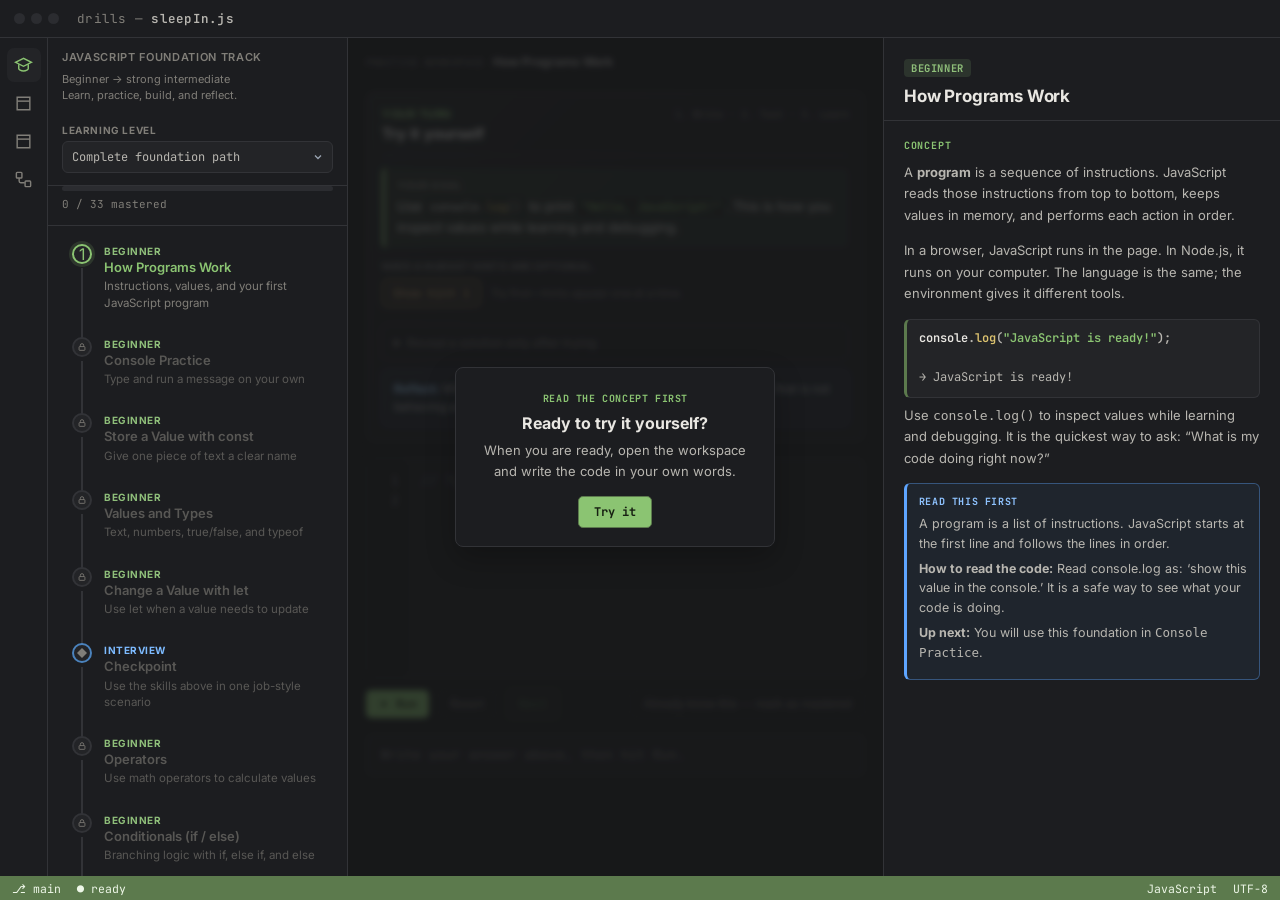
<file: index.html>
<!doctype html>
<html lang="en">
  <head>
    <meta charset="UTF-8" />
    <title>drills — practice coding problems</title>
    <link rel="stylesheet" href="css/app.css" />
    <link rel="stylesheet" href="css/planner.css" />
    <meta name="viewport" content="width=device-width, initial-scale=1.0" />
    <link rel="preconnect" href="https://fonts.googleapis.com" />
    <link
      href="https://fonts.googleapis.com/css2?family=JetBrains+Mono:wght@400;500;600;700&family=Inter:wght@400;500;600;700&display=swap"
      rel="stylesheet"
    />

    <script src="js/roadmap/content/lesson-practicals.js" defer></script>
    <script src="js/shared/editor-tools.js" defer></script>

    <!-- New topic-stepper system (pilot) -->
    <script src="js/roadmap/topics/variables.js" defer></script>
    <script src="js/roadmap/topics/topic-stepper.js" defer></script>

    <script src="js/roadmap/course-order.js" defer></script>
    <script src="js/roadmap/practical-renderer.js" defer></script>
    <script src="js/app/app.js" defer></script>
    <script src="js/planner/config.js" defer></script>
    <script src="js/planner/planner.js" defer></script>
  </head>
  <body>
    <div id="app">
      <div class="titlebar">
        <div class="dots">
          <div class="dot"></div>
          <div class="dot"></div>
          <div class="dot"></div>
        </div>
        <div class="name">
          drills — <b id="currentProbName">notString.js</b>
        </div>
      </div>

      <div class="main view-roadmap">
        <div class="activitybar">
          <button class="active" title="JavaScript Roadmap" id="roadmapBtn">
            <svg
              viewBox="0 0 24 24"
              fill="none"
              stroke="currentColor"
              stroke-width="1.8"
            >
              <path d="M12 3 2 8l10 5 10-5-10-5z" />
              <path d="M6 10.5V16c0 1 2.5 3 6 3s6-2 6-3v-5.5" />
            </svg>
          </button>
          <button title="Problems" id="problemsBtn">
            <svg
              viewBox="0 0 24 24"
              fill="none"
              stroke="currentColor"
              stroke-width="1.8"
            >
              <path d="M4 4h16v16H4z" />
              <path d="M4 9h16" />
            </svg>
          </button>
          <button type="button" title="Test topic stepper" id="test-stepper">
            <svg
              viewBox="0 0 24 24"
              fill="none"
              stroke="currentColor"
              stroke-width="1.8"
            >
              <path d="M4 4h16v16H4z" />
              <path d="M4 9h16" />
            </svg>
          </button>
        </div>

        <div class="sidebar">
          <div class="sidebar-head">PROBLEMS</div>
          <div class="level-select-wrap">
            <select id="levelSelect" class="level-select">
              <option value="all">All Levels</option>
              <option value="easy">🟢 Beginner</option>
              <option value="medium">🟡 Advanced</option>
              <option value="hard">🔴 Expert</option>
            </select>
            <svg
              class="level-select-chev"
              width="10"
              height="10"
              viewBox="0 0 24 24"
              fill="none"
              stroke="currentColor"
              stroke-width="2.5"
            >
              <path d="M6 9l6 6 6-6" />
            </svg>
          </div>
          <div class="progress-wrap">
            <div class="progress-track">
              <div
                class="progress-fill"
                id="progressFill"
                style="width: 0%"
              ></div>
            </div>
            <div class="progress-label" id="progressLabel">0 / 0 solved</div>
          </div>
          <div class="tree" id="tree"></div>
        </div>

        <div class="editor-col">
          <div class="tabs">
            <div class="tab modified" id="tabEl">
              <svg
                width="13"
                height="13"
                viewBox="0 0 24 24"
                fill="none"
                stroke="#e3a13f"
                stroke-width="2"
              >
                <path d="M13 2 3 14h7l-1 8 10-12h-7l1-8z" />
              </svg>
              <span id="tabName">notString.js</span>
              <span class="dotmod"></span>
            </div>
          </div>

          <div class="run-btn-row">
            <button class="nav-btn" id="prevBtn" title="Previous problem">
              <svg
                viewBox="0 0 24 24"
                fill="none"
                stroke="currentColor"
                stroke-width="2.2"
                stroke-linecap="round"
                stroke-linejoin="round"
              >
                <path d="M15 18l-6-6 6-6" />
              </svg>
            </button>
            <button class="nav-btn" id="nextBtn" title="Next problem">
              <svg
                viewBox="0 0 24 24"
                fill="none"
                stroke="currentColor"
                stroke-width="2.2"
                stroke-linecap="round"
                stroke-linejoin="round"
              >
                <path d="M9 18l6-6-6-6" />
              </svg>
            </button>
            <button class="run-btn" id="runBtn">
              <svg
                width="12"
                height="12"
                viewBox="0 0 24 24"
                fill="currentColor"
              >
                <path d="M8 5v14l11-7z" />
              </svg>
              Run Tests
            </button>
            <button class="reset-btn" id="resetBtn">Reset</button>

            <div class="spacer"></div>
            <span class="kbd-hint">⌘/Ctrl + Enter to run</span>
          </div>

          <div class="editor-terminal-split">
            <div class="editor-wrap">
              <div class="gutter" id="gutter">1</div>
              <div class="code-area">
                <pre id="highlightLayer"></pre>
                <textarea id="codeInput" spellcheck="false"></textarea>
              </div>
            </div>

            <div class="terminal" id="terminal">
              <div class="resize-handle" id="resizeHandle"></div>
              <div class="terminal-head" id="terminalToggle">
                <span class="chev" id="termChev">
                  <svg
                    width="11"
                    height="11"
                    viewBox="0 0 24 24"
                    fill="none"
                    stroke="currentColor"
                    stroke-width="2.5"
                  >
                    <path d="M6 9l6 6 6-6" />
                  </svg>
                </span>
                <span class="ttitle">
                  <svg
                    width="12"
                    height="12"
                    viewBox="0 0 24 24"
                    fill="none"
                    stroke="currentColor"
                    stroke-width="2"
                  >
                    <path d="M4 17l6-6-6-6M12 19h8" />
                  </svg>
                  TERMINAL
                </span>
              </div>
              <div class="terminal-body" id="terminalBody">
                <div class="term-line term-dim">
                  Write your solution, then hit Run Tests (or ⌘/Ctrl + Enter).
                </div>
              </div>
            </div>
          </div>
        </div>

        <div class="rightpanel">
          <div class="rp-head">
            <span class="rp-diff easy" id="rpDiff">EASY</span>
            <div class="rp-title" id="rpTitle">notString</div>
          </div>
          <div class="rp-body" id="rpBody"></div>
        </div>

        <div class="roadmap-view" id="roadmapView">
          <div class="roadmap-path">
            <div class="roadmap-path-head">
              <div class="sidebar-head">JAVASCRIPT FOUNDATION TRACK</div>
              <div class="roadmap-track-copy">
                Beginner → strong intermediate<br />Learn, practice, build, and
                reflect.
              </div>
              <div class="roadmap-level-wrap">
                <label for="roadmapLevelSelect">Learning level</label>
                <select id="roadmapLevelSelect" class="roadmap-level-select">
                  <option value="all">Complete foundation path</option>
                  <option value="easy">Start — fundamentals & logic</option>
                  <option value="medium">
                    Build — functions, data & browser
                  </option>
                  <option value="hard">Ship — async, APIs & projects</option>
                </select>
              </div>
              <div class="roadmap-progress-wrap">
                <div class="progress-track">
                  <div
                    class="progress-fill"
                    id="roadmapProgressFill"
                    style="width: 0%"
                  ></div>
                </div>
                <div class="progress-label" id="roadmapProgressLabel">
                  0 / 0 mastered
                </div>
              </div>
            </div>
            <div class="roadmap-nodes" id="roadmapNodes"></div>
          </div>
          <div class="roadmap-detail" id="roadmapDetail"></div>
        </div>
      </div>

      <div class="statusbar">
        <div class="sb-left">
          <span id="sbBranch">⎇ main</span>
          <span id="sbStatus">● ready</span>
        </div>
        <div class="sb-right">
          <span>JavaScript</span>
          <span>UTF-8</span>
        </div>
      </div>
    </div>
  </body>
</html>
</file>
<file: css/app.css>
:root {
  --bg-0: #17181a;
  --bg-1: #1c1d20;
  --bg-2: #232427;
  --bg-3: #2b2c30;
  --line: #323337;
  --text-0: #e9e7e2;
  --text-1: #b8b6b0;
  --text-2: #807e78;
  --accent: #8bc472;
  --accent-dim: #5c7a4d;
  --amber: #e3a13f;
  --red: #d3695f;
  --blue: #6fa8c9;
  --mono: "JetBrains Mono", monospace;
  --sans: "Inter", sans-serif;
}
* {
  box-sizing: border-box;
}
html,
body {
  height: 100%;
  margin: 0;
}
body {
  background: var(--bg-0);
  color: var(--text-0);
  font-family: var(--sans);
  overflow: hidden;
}
#app {
  display: flex;
  flex-direction: column;
  height: 100vh;
}

/* ===== Top title bar ===== */
.titlebar {
  height: 38px;
  flex-shrink: 0;
  background: var(--bg-1);
  border-bottom: 1px solid var(--line);
  display: flex;
  align-items: center;
  padding: 0 14px;
  gap: 10px;
}
.titlebar .dots {
  display: flex;
  gap: 6px;
}
.titlebar .dot {
  width: 11px;
  height: 11px;
  border-radius: 50%;
  background: var(--bg-3);
}
.titlebar .name {
  font-family: var(--mono);
  font-size: 12.5px;
  color: var(--text-2);
  margin-left: 8px;
  letter-spacing: 0.02em;
}
.titlebar .name b {
  color: var(--text-1);
  font-weight: 600;
}

/* ===== Main body: activitybar + sidebar + editor area ===== */
.main {
  flex: 1;
  display: flex;
  min-height: 0;
}

/* Activity bar */
.activitybar {
  width: 48px;
  flex-shrink: 0;
  background: var(--bg-1);
  border-right: 1px solid var(--line);
  display: flex;
  flex-direction: column;
  align-items: center;
  padding-top: 10px;
  gap: 4px;
}
.activitybar button {
  width: 34px;
  height: 34px;
  border: none;
  background: transparent;
  color: var(--text-2);
  border-radius: 7px;
  cursor: pointer;
  display: flex;
  align-items: center;
  justify-content: center;
  transition:
    background 0.12s,
    color 0.12s;
}
.activitybar button:hover {
  color: var(--text-1);
  background: var(--bg-2);
}
.activitybar button.active {
  color: var(--accent);
  background: var(--bg-2);
}
.activitybar svg {
  width: 19px;
  height: 19px;
}

/* Sidebar: problem list */
.sidebar {
  width: 270px;
  flex-shrink: 0;
  background: var(--bg-1);
  border-right: 1px solid var(--line);
  display: flex;
  flex-direction: column;
  overflow: hidden;
}
.sidebar-head {
  padding: 12px 14px 8px;
  font-size: 11px;
  letter-spacing: 0.06em;
  color: var(--text-2);
  font-weight: 600;
}
.level-select-wrap {
  position: relative;
  margin: 0 14px 12px;
}
.level-select {
  width: 100%;
  appearance: none;
  -webkit-appearance: none;
  background: var(--bg-2);
  border: 1px solid var(--line);
  color: var(--text-0);
  font-family: var(--sans);
  font-size: 12px;
  font-weight: 600;
  padding: 7px 26px 7px 10px;
  border-radius: 6px;
  cursor: pointer;
  outline: none;
}
.level-select:hover {
  border-color: var(--accent-dim);
}
.level-select:focus {
  border-color: var(--accent);
}
.level-select-chev {
  position: absolute;
  right: 9px;
  top: 50%;
  transform: translateY(-50%);
  color: var(--text-2);
  pointer-events: none;
}
.progress-wrap {
  padding: 0 14px 12px;
  border-bottom: 1px solid var(--line);
}
.progress-track {
  height: 5px;
  background: var(--bg-3);
  border-radius: 3px;
  overflow: hidden;
}
.progress-fill {
  height: 100%;
  background: var(--accent);
  border-radius: 3px;
  transition: width 0.3s;
}
.progress-label {
  font-size: 11px;
  color: var(--text-2);
  margin-top: 6px;
  font-family: var(--mono);
}
.tree {
  flex: 1;
  overflow-y: auto;
  padding: 6px 0 16px;
}
.group-label {
  display: flex;
  align-items: center;
  gap: 6px;
  padding: 8px 14px 6px;
  font-size: 11px;
  font-weight: 700;
  letter-spacing: 0.05em;
  cursor: default;
}
.group-label .swatch {
  width: 7px;
  height: 7px;
  border-radius: 2px;
  flex-shrink: 0;
}
.group-label.easy {
  color: #8fbf7a;
}
.group-label.medium {
  color: var(--amber);
}
.group-label.hard {
  color: var(--red);
}
.group-label .swatch.easy {
  background: #8fbf7a;
}
.group-label .swatch.medium {
  background: var(--amber);
}
.group-label .swatch.hard {
  background: var(--red);
}

.prob-item {
  display: flex;
  align-items: center;
  gap: 8px;
  padding: 6px 14px 6px 26px;
  font-size: 12.5px;
  color: var(--text-1);
  cursor: pointer;
  border-left: 2px solid transparent;
  font-family: var(--mono);
}
.prob-item:hover {
  background: var(--bg-2);
}
.prob-item.active {
  background: var(--bg-2);
  color: var(--text-0);
  border-left-color: var(--accent);
}
.prob-item .check {
  width: 13px;
  height: 13px;
  flex-shrink: 0;
  border-radius: 3px;
  border: 1.5px solid var(--line);
  display: flex;
  align-items: center;
  justify-content: center;
}
.prob-item.done .check {
  background: var(--accent);
  border-color: var(--accent);
}
.prob-item.done .check svg {
  width: 9px;
  height: 9px;
  stroke: var(--bg-0);
}
.prob-item .tname {
  overflow: hidden;
  text-overflow: ellipsis;
  white-space: nowrap;
  flex: 1;
}

/* ===== Editor + terminal column ===== */
.editor-col {
  flex: 1;
  display: flex;
  flex-direction: column;
  min-width: 0;
}

.tabs {
  height: 36px;
  flex-shrink: 0;
  background: var(--bg-0);
  border-bottom: 1px solid var(--line);
  display: flex;
  align-items: stretch;
}
.tab {
  display: flex;
  align-items: center;
  gap: 8px;
  padding: 0 14px;
  font-size: 12.5px;
  color: var(--text-1);
  background: var(--bg-2);
  border-right: 1px solid var(--line);
  font-family: var(--mono);
}
.tab .dotmod {
  width: 6px;
  height: 6px;
  border-radius: 50%;
  background: var(--amber);
  display: none;
}
.tab.modified .dotmod {
  display: block;
}

.editor-terminal-split {
  flex: 1;
  display: flex;
  flex-direction: column;
  min-height: 0;
}

.editor-wrap {
  flex: 1;
  display: flex;
  min-height: 0;
  overflow: hidden;
}
.gutter {
  width: 44px;
  flex-shrink: 0;
  background: var(--bg-0);
  color: var(--text-2);
  font-family: var(--mono);
  font-size: 13px;
  line-height: 20px;
  text-align: right;
  padding: 14px 8px 14px 0;
  user-select: none;
  overflow: hidden;
  white-space: pre-line;
}
.code-area {
  flex: 1;
  position: relative;
  background: var(--bg-0);
}
#codeInput,
#highlightLayer {
  position: absolute;
  inset: 0;
  width: 100%;
  height: 100%;
  margin: 0;
  border: none;
  font-family: var(--mono);
  font-size: 13px;
  line-height: 20px;
  padding: 14px 16px;
  white-space: pre-wrap;
  overflow-x: hidden;
  overflow-y: auto;
  overflow-wrap: break-word;
  tab-size: 2;
  /* Keep JavaScript operators literal: show => and >= as two typed characters. */
  font-variant-ligatures: none;
  font-feature-settings:
    "liga" 0,
    "calt" 0;
  word-wrap: normal;
}
#highlightLayer {
  color: var(--text-0);
  pointer-events: none;
  z-index: 1;
}
#codeInput {
  z-index: 2;
  background: transparent;
  color: transparent;
  caret-color: var(--text-0);
  outline: none;
  resize: none;
}
#codeInput::selection {
  background: rgba(139, 196, 114, 0.35);
  color: transparent;
}

/* JS syntax highlighting token colors */
.tok-keyword {
  color: #c586c0;
}
.tok-string {
  color: #8bc472;
}
.tok-number {
  color: #d4a15c;
}
.tok-comment {
  color: #6a6d70;
  font-style: italic;
}
.tok-function {
  color: #dcc26f;
}
.tok-operator {
  color: #c9c9c9;
}
.tok-punct {
  color: #b8b6b0;
}
.tok-boolean {
  color: #6fa8c9;
}

/* Terminal */
.terminal {
  height: 230px;
  flex-shrink: 0;
  background: var(--bg-1);
  border-top: 1px solid var(--line);
  display: flex;
  flex-direction: column;
  position: relative;
}
.terminal.resizing {
  transition: none;
}
.terminal.collapsed {
  height: 36px !important;
}
.resize-handle {
  position: absolute;
  top: -4px;
  left: 0;
  right: 0;
  height: 8px;
  cursor: ns-resize;
  z-index: 5;
}
.resize-handle:hover,
.terminal.resizing .resize-handle {
  background: linear-gradient(
    to bottom,
    transparent 40%,
    var(--accent-dim) 40%,
    var(--accent-dim) 60%,
    transparent 60%
  );
}
.terminal.collapsed .resize-handle {
  cursor: default;
  pointer-events: none;
}
.terminal-head {
  height: 36px;
  flex-shrink: 0;
  display: flex;
  align-items: center;
  padding: 0 14px;
  gap: 14px;
  border-bottom: 1px solid var(--line);
  cursor: pointer;
}
.terminal.collapsed .terminal-head {
  border-bottom: none;
}
.terminal-head .ttitle {
  font-size: 11px;
  letter-spacing: 0.06em;
  color: var(--text-2);
  font-weight: 600;
  display: flex;
  align-items: center;
  gap: 7px;
}
.terminal-head .chev {
  color: var(--text-2);
  transition: transform 0.15s;
  display: flex;
}
.terminal.collapsed .chev {
  transform: rotate(-90deg);
}
.terminal-body {
  flex: 1;
  overflow-y: auto;
  padding: 10px 16px 16px;
  font-family: var(--mono);
  font-size: 12.5px;
  line-height: 1.65;
}
.terminal.collapsed .terminal-body {
  display: none;
}
.term-line {
  white-space: pre-wrap;
  word-break: break-word;
}
.term-prompt {
  color: var(--blue);
}
.term-pass {
  color: var(--accent);
}
.term-fail {
  color: var(--red);
}
.term-dim {
  color: var(--text-2);
}
.term-info {
  color: var(--text-1);
}
.term-divider {
  color: var(--line);
}

/* ===== Roadmap view toggling ===== */
.roadmap-view {
  display: none;
  flex: 1;
  min-width: 0;
  overflow: hidden;
}
.main.view-roadmap .sidebar,
.main.view-roadmap .editor-col,
.main.view-roadmap .rightpanel {
  display: none;
}
.main.view-roadmap .roadmap-view {
  display: flex;
}

/* ===== Roadmap: left path column ===== */
.roadmap-path {
  width: 300px;
  flex-shrink: 0;
  background: var(--bg-1);
  border-right: 1px solid var(--line);
  display: flex;
  flex-direction: column;
  overflow: hidden;
}
.roadmap-path-head {
  flex-shrink: 0;
}
.roadmap-track-copy {
  padding: 0 14px 10px;
  color: var(--text-2);
  font-size: 11px;
  line-height: 1.45;
}
.roadmap-level-wrap {
  display: grid;
  gap: 5px;
  padding: 10px 14px 12px;
  border-bottom: 1px solid var(--line);
}
.roadmap-level-wrap label {
  color: var(--text-2);
  font-size: 10px;
  font-weight: 700;
  letter-spacing: 0.06em;
  text-transform: uppercase;
}
.roadmap-level-select {
  width: 100%;
  appearance: none;
  border: 1px solid var(--line);
  border-radius: 6px;
  padding: 7px 28px 7px 9px;
  background: var(--bg-2)
    url("data:image/svg+xml,%3Csvg xmlns='http://www.w3.org/2000/svg' width='12' height='12' viewBox='0 0 24 24' fill='none' stroke='%239aa4b2' stroke-width='2.5'%3E%3Cpath d='m6 9 6 6 6-6'/%3E%3C/svg%3E")
    no-repeat right 8px center;
  color: var(--text-1);
  font: 12px var(--mono);
  cursor: pointer;
}
.roadmap-level-select:focus {
  outline: none;
  border-color: var(--accent-dim);
}
.roadmap-progress-wrap {
  padding: 0 14px 14px;
  border-bottom: 1px solid var(--line);
}
.roadmap-nodes {
  flex: 1;
  overflow-y: auto;
  padding: 18px 0 24px;
}
.roadmap-node {
  position: relative;
  display: flex;
  align-items: flex-start;
  gap: 12px;
  padding: 0 16px 26px 24px;
  cursor: pointer;
}
.roadmap-node:last-child {
  padding-bottom: 4px;
}
.roadmap-node::before {
  content: "";
  position: absolute;
  left: 33px;
  top: 24px;
  bottom: -2px;
  width: 2px;
  background: var(--line);
}
.roadmap-node:last-child::before {
  display: none;
}
.roadmap-node.completed::before {
  background: var(--accent-dim);
}
.roadmap-node-dot {
  flex-shrink: 0;
  width: 20px;
  height: 20px;
  border-radius: 50%;
  display: flex;
  align-items: center;
  justify-content: center;
  background: var(--bg-2);
  border: 2px solid var(--line);
  color: var(--text-2);
  z-index: 1;
}
.roadmap-node-body {
  min-width: 0;
  padding-top: 1px;
}
.roadmap-node-level {
  font-size: 10px;
  font-weight: 700;
  letter-spacing: 0.05em;
  margin-bottom: 2px;
}
.roadmap-node-level.easy {
  color: #8fbf7a;
}
.roadmap-node-level.medium {
  color: var(--amber);
}
.roadmap-node-level.hard {
  color: var(--red);
}
.roadmap-node-title {
  font-size: 13px;
  font-weight: 600;
  color: var(--text-0);
  line-height: 1.35;
}
.roadmap-node-summary {
  font-size: 11.5px;
  color: var(--text-2);
  margin-top: 2px;
  line-height: 1.4;
}
.roadmap-node.locked {
  cursor: not-allowed;
}
.roadmap-node.locked .roadmap-node-title,
.roadmap-node.locked .roadmap-node-summary {
  color: var(--text-2);
  opacity: 0.6;
}
.roadmap-node.locked .roadmap-node-dot {
  color: var(--text-2);
}
.roadmap-node.current .roadmap-node-dot {
  border-color: var(--accent);
  color: var(--accent);
  box-shadow: 0 0 0 3px rgba(139, 196, 114, 0.15);
}
.roadmap-node.current .roadmap-node-title {
  color: var(--accent);
}
.roadmap-node.completed .roadmap-node-dot {
  background: var(--accent);
  border-color: var(--accent);
  color: var(--bg-0);
}
.roadmap-node:hover:not(.locked) .roadmap-node-dot {
  border-color: var(--accent-dim);
}

/* ===== Roadmap: right detail panel ===== */
.roadmap-detail {
  flex: 1;
  min-width: 0;
  display: flex;
  flex-direction: column;
  overflow: hidden;
  background: var(--bg-0);
}
.roadmap-detail .rp-head {
  flex-shrink: 0;
}
.roadmap-detail .rp-body {
  max-width: none;
}
.roadmap-lesson-layout {
  display: grid;
  grid-template-columns: minmax(0, 1.15fr) minmax(280px, 0.85fr);
  flex: 1;
  min-width: 0;
  min-height: 0;
}
.roadmap-workspace,
.roadmap-explanation {
  min-width: 0;
  overflow-y: auto;
}
.roadmap-workspace {
  padding: 18px 20px 28px;
  border-right: 1px solid var(--line);
  background: var(--bg-0);
  position: relative;
}
.roadmap-lesson-layout.is-interview-checkpoint {
  grid-template-columns: minmax(0, 1fr);
}
.roadmap-lesson-layout.is-interview-checkpoint .roadmap-workspace {
  border-right: 0;
}
.roadmap-workspace.is-concept-first > :not(.roadmap-workspace-gate) {
  filter: blur(3px);
  opacity: 0.28;
  pointer-events: none;
  user-select: none;
}
.roadmap-workspace-gate {
  display: none;
}
.roadmap-workspace.is-concept-first .roadmap-workspace-gate {
  position: absolute;
  inset: 0;
  z-index: 10;
  display: grid;
  place-items: center;
  padding: 24px;
  text-align: center;
  background: rgba(22, 24, 25, 0.18);
}
.roadmap-workspace-gate > div {
  max-width: 320px;
  padding: 18px;
  border: 1px solid var(--line);
  border-radius: 8px;
  background: var(--bg-1);
  box-shadow: 0 12px 30px rgba(0, 0, 0, 0.24);
}
.roadmap-workspace-gate span {
  color: var(--accent);
  font: 10px var(--mono);
  font-weight: 700;
  letter-spacing: 0.06em;
}
.roadmap-workspace-gate h3 {
  margin: 7px 0;
  font-size: 16px;
}
.roadmap-workspace-gate p {
  margin: 0 0 14px;
  color: var(--text-1);
  font-size: 12.5px;
  line-height: 1.5;
}
.roadmap-workspace-start {
  border: 1px solid var(--accent-dim);
  border-radius: 5px;
  padding: 7px 15px;
  background: var(--accent);
  color: #172012;
  font: 12px var(--mono);
  font-weight: 700;
  cursor: pointer;
}
.roadmap-workspace-head {
  display: flex;
  align-items: baseline;
  gap: 8px;
  margin-bottom: 14px;
  color: var(--text-2);
  font-size: 11px;
}
.roadmap-workspace-head span {
  font: 10px var(--mono);
  text-transform: uppercase;
  letter-spacing: 0.06em;
}
.roadmap-workspace-head strong {
  color: var(--text-1);
  font-size: 12px;
}
.roadmap-explanation {
  background: var(--bg-1);
}
.roadmap-explanation .rp-head {
  padding: 18px 20px 14px;
  border-bottom: 1px solid var(--line);
}
.roadmap-explanation-body {
  max-width: 620px;
  padding: 18px 20px 30px;
}
.roadmap-explanation-body p {
  margin: 0 0 14px;
  color: var(--text-1);
  font-size: 13px;
  line-height: 1.65;
}
.roadmap-explanation-label {
  margin-bottom: 10px;
  color: var(--accent);
  font: 10px var(--mono);
  font-weight: 700;
  letter-spacing: 0.08em;
}
@media (max-width: 800px) {
  .roadmap-lesson-layout {
    grid-template-columns: 1fr;
    overflow-y: auto;
  }
  .roadmap-workspace,
  .roadmap-explanation {
    overflow: visible;
  }
  .roadmap-workspace {
    border-right: 0;
    border-bottom: 1px solid var(--line);
  }
}
.roadmap-editor-wrap {
  display: flex;
  height: 220px;
  min-height: 220px;
  box-sizing: border-box;
  background: var(--bg-0);
  border: 1px solid var(--line);
  border-radius: 6px;
  overflow: hidden;
  margin-bottom: 10px;
}
.roadmap-editor-wrap:focus-within {
  border-color: var(--line);
  box-shadow: none;
}
.roadmap-gutter {
  width: 40px;
  flex-shrink: 0;
  background: var(--bg-0);
  color: var(--text-2);
  font-family: var(--mono);
  font-size: 13px;
  line-height: 20px;
  text-align: right;
  padding: 12px 8px 12px 0;
  user-select: none;
  overflow: hidden;
  white-space: pre-line;
}
.roadmap-code-area {
  flex: 1;
  min-width: 0;
  min-height: 0;
  position: relative;
  background: var(--bg-1);
}
#roadmapCodeInput,
#roadmapHighlightLayer {
  position: absolute;
  inset: 0;
  width: 100%;
  height: 100%;
  margin: 0;
  border: none;
  font-family: var(--mono);
  font-size: 13px;
  line-height: 20px;
  padding: 12px 14px;
  white-space: pre-wrap;
  overflow-x: hidden;
  overflow-y: auto;
  overflow-wrap: break-word;
  tab-size: 2;
  /* Avoid font ligatures such as ⇒ or ≥ in the learning editor. */
  font-variant-ligatures: none;
  font-feature-settings:
    "liga" 0,
    "calt" 0;
  word-wrap: normal;
}
.roadmap-live-preview {
  margin: 12px 0;
  border: 1px solid rgba(94, 165, 255, 0.38);
  border-radius: 7px;
  padding: 10px;
  background: rgba(94, 165, 255, 0.04);
}
.roadmap-live-preview > div > span {
  color: #8fc3ff;
  font: 10px var(--mono);
  font-weight: 700;
  letter-spacing: 0.06em;
}
.roadmap-live-preview p {
  margin: 4px 0 8px;
  font-size: 12px;
  color: var(--text-2);
}
.roadmap-live-preview iframe {
  width: 100%;
  min-height: 110px;
  border: 1px solid var(--line);
  border-radius: 5px;
  background: #fff;
}
#roadmapInspector {
  margin-top: 8px;
  padding: 7px 9px;
  border-left: 2px solid #5ea5ff;
  background: var(--bg-2);
  color: var(--text-2);
  font: 11px var(--mono);
}
#roadmapInspector b,
#roadmapInspector span {
  display: block;
}
#roadmapInspector b {
  color: var(--text-0);
  margin-bottom: 3px;
}
#roadmapHighlightLayer {
  color: var(--text-0);
  pointer-events: none;
  z-index: 1;
}
#roadmapCodeInput {
  z-index: 2;
  background: transparent;
  color: transparent;
  caret-color: var(--text-0);
  outline: none;
  resize: none;
}
#roadmapCodeInput:focus,
#roadmapCodeInput:focus-visible {
  outline: none;
}
.roadmap-view button:focus,
.roadmap-view button:focus-visible,
.roadmap-view summary:focus,
.roadmap-view summary:focus-visible {
  outline: none;
  box-shadow: none;
}
#roadmapCodeInput::selection {
  background: rgba(139, 196, 114, 0.35);
  color: transparent;
}
.roadmap-actions {
  display: flex;
  align-items: center;
  gap: 10px;
  margin-bottom: 14px;
}
.roadmap-next-btn {
  border: 1px solid var(--accent-dim);
  border-radius: 5px;
  padding: 7px 12px;
  background: rgba(139, 196, 114, 0.12);
  color: var(--accent);
  font: 12px var(--mono);
  cursor: pointer;
}
.roadmap-next-btn:hover:not(:disabled) {
  background: rgba(139, 196, 114, 0.22);
}
.roadmap-next-btn:disabled {
  opacity: 0.38;
  cursor: not-allowed;
}
.roadmap-skip-btn {
  background: none;
  border: 1px solid var(--line);
  color: var(--text-2);
  font-size: 12px;
  padding: 7px 12px;
  border-radius: 6px;
  cursor: pointer;
  margin-left: auto;
}
.roadmap-skip-btn:hover {
  color: var(--text-1);
  border-color: var(--accent-dim);
}
.roadmap-terminal {
  background: var(--bg-1);
  border: 1px solid var(--line);
  border-radius: 6px;
  padding: 10px 14px;
  font-family: var(--mono);
  font-size: 12.5px;
  line-height: 1.6;
  min-height: 40px;
}
.roadmap-complete-banner {
  display: flex;
  align-items: center;
  gap: 8px;
  background: rgba(139, 196, 114, 0.12);
  border: 1px solid var(--accent-dim);
  color: var(--accent);
  font-size: 12.5px;
  font-weight: 600;
  padding: 9px 12px;
  border-radius: 6px;
  margin-bottom: 14px;
}
.roadmap-practical-library {
  margin: 0 0 16px;
  padding: 14px;
  border: 1px solid rgba(139, 196, 114, 0.35);
  border-radius: 8px;
  background:
    linear-gradient(135deg, rgba(139, 196, 114, 0.08), transparent 55%),
    var(--bg-1);
}
.roadmap-practical-library-head {
  display: flex;
  align-items: center;
  justify-content: space-between;
  gap: 10px;
}
.roadmap-practical-library-head .rp-section-label {
  margin: 0;
  color: var(--accent);
}
.roadmap-practical-library-head > span:last-child {
  color: var(--text-2);
  font: 11px var(--mono);
}
.roadmap-practical-library > p {
  margin: 7px 0 12px;
  color: var(--text-1);
  font-size: 12.5px;
}
.roadmap-practical-list {
  display: grid;
  gap: 9px;
}
.roadmap-practical-card {
  padding: 11px;
  border: 1px solid var(--line);
  border-radius: 6px;
  background: var(--bg-2);
}
.roadmap-practical-card > div {
  display: flex;
  align-items: baseline;
  gap: 8px;
}
.roadmap-practical-card span {
  color: var(--accent);
  font: 10px var(--mono);
  text-transform: uppercase;
}
.roadmap-practical-card h4 {
  margin: 0;
  color: var(--text-0);
  font-size: 13px;
}
.roadmap-practical-card p {
  margin: 5px 0 8px;
  color: var(--text-1);
  font-size: 12px;
  line-height: 1.5;
}
.roadmap-practical-expected {
  margin: 8px 0;
  padding: 8px 10px;
  border-left: 3px solid var(--accent-dim);
  border-radius: 4px;
  background: var(--bg-0);
}
.roadmap-practical-expected span {
  display: block;
  margin-bottom: 3px;
  color: var(--text-2);
  font: 10px var(--mono);
  text-transform: uppercase;
}
.roadmap-practical-expected code {
  color: var(--text-0);
  font: 12px var(--mono);
  white-space: pre-wrap;
}
.roadmap-practical-start,
.roadmap-try-another-btn {
  border: 1px solid var(--accent-dim);
  border-radius: 5px;
  padding: 6px 10px;
  background: rgba(139, 196, 114, 0.08);
  color: var(--accent);
  font: 11px var(--mono);
  cursor: pointer;
}
.roadmap-practical-card.is-active {
  border-color: var(--accent-dim);
  background: rgba(139, 196, 114, 0.08);
}
.roadmap-practical-library.is-practicing .roadmap-practical-start {
  display: none;
}
.roadmap-main-practical {
  margin: 0 0 16px;
  padding: 14px;
  border: 1px solid rgba(94, 165, 255, 0.45);
  border-radius: 8px;
  background:
    linear-gradient(135deg, rgba(94, 165, 255, 0.1), transparent 55%),
    var(--bg-1);
}
.roadmap-main-practical .rp-section-label {
  margin: 0 0 5px;
  color: #79b8ff;
}
.roadmap-main-practical h3 {
  margin: 0;
  font-size: 14px;
}
.roadmap-main-practical > p {
  margin: 7px 0;
  color: var(--text-1);
  font-size: 12.5px;
  line-height: 1.5;
}
.roadmap-main-practical-start {
  border: 1px solid #4b83bd;
  border-radius: 5px;
  padding: 6px 10px;
  background: rgba(94, 165, 255, 0.1);
  color: #9bcaff;
  font: 11px var(--mono);
  cursor: pointer;
}
.roadmap-main-practical.is-practicing .roadmap-main-practical-start {
  display: none;
}
.roadmap-main-practical-hint {
  margin-right: 8px;
  border: 1px solid #4b83bd;
  border-radius: 5px;
  padding: 6px 10px;
  background: transparent;
  color: #9bcaff;
  font: 11px var(--mono);
  cursor: pointer;
}
.roadmap-main-practical-hint:disabled {
  opacity: 0.48;
  cursor: not-allowed;
}
.roadmap-main-practical-hint-text {
  margin: 9px 0 0;
  color: #b8d9ff;
  font-size: 12px;
  line-height: 1.5;
}
.roadmap-checkpoint-node .roadmap-node-dot {
  color: #7dbbff;
  border-color: #4b83bd;
  line-height: 1;
}
.roadmap-checkpoint-node .checkpoint-glyph {
  display: block;
}
.roadmap-checkpoint-node .roadmap-node-level {
  color: #7dbbff;
}
.roadmap-checkpoint-node .roadmap-node-title {
  color: #a9d0ff;
}
.tok-unused {
  color: #69706d;
}

/* ===== Right panel: problem description ===== */
.rightpanel {
  width: 380px;
  flex-shrink: 0;
  background: var(--bg-1);
  border-left: 1px solid var(--line);
  display: flex;
  flex-direction: column;
  overflow: hidden;
}
.rp-head {
  padding: 16px 18px 12px;
  border-bottom: 1px solid var(--line);
}
.rp-diff {
  display: inline-block;
  font-family: var(--mono);
  font-size: 10.5px;
  letter-spacing: 0.06em;
  font-weight: 700;
  padding: 2px 7px;
  border-radius: 4px;
  margin-bottom: 9px;
}
.rp-diff.easy {
  background: rgba(143, 191, 122, 0.14);
  color: #8fbf7a;
}
.rp-diff.medium {
  background: rgba(227, 161, 63, 0.14);
  color: var(--amber);
}
.rp-diff.hard {
  background: rgba(211, 105, 95, 0.14);
  color: var(--red);
}
.rp-title {
  font-size: 17px;
  font-weight: 700;
  color: var(--text-0);
  letter-spacing: -0.01em;
}
.rp-body {
  flex: 1;
  overflow-y: auto;
  padding: 16px 18px 24px;
}
.rp-body p {
  font-size: 13px;
  line-height: 1.65;
  color: var(--text-1);
  margin: 0 0 14px;
}
.rp-section-label {
  font-size: 11px;
  font-weight: 700;
  letter-spacing: 0.05em;
  color: var(--text-2);
  margin: 18px 0 8px;
}
.example {
  background: var(--bg-2);
  border: 1px solid var(--line);
  border-left: 3px solid var(--accent-dim);
  border-radius: 6px;
  padding: 9px 12px;
  font-family: var(--mono);
  font-variant-ligatures: none;
  font-feature-settings:
    "liga" 0,
    "calt" 0;
  font-size: 12px;
  line-height: 1.65;
  color: var(--text-1);
  margin-bottom: 7px;
}
.roadmap-learning-support {
  margin-top: 12px;
}
.roadmap-practice {
  margin: 22px 0 16px;
  padding: 15px;
  border: 1px solid var(--line);
  border-radius: 8px;
  background:
    linear-gradient(135deg, rgba(139, 196, 114, 0.06), transparent 42%),
    var(--bg-1);
}
.roadmap-practice-head {
  display: flex;
  align-items: flex-start;
  justify-content: space-between;
  gap: 12px;
  padding-bottom: 12px;
  border-bottom: 1px solid var(--line);
}
.roadmap-practice .rp-section-label {
  display: block;
  margin: 0 0 3px;
  color: var(--accent);
}
.roadmap-practice h3 {
  margin: 0;
  color: var(--text-0);
  font-size: 15px;
}
.roadmap-concept-bridge {
  margin-top: 14px;
  padding: 11px 12px;
  border: 1px solid rgba(94, 165, 255, 0.38);
  border-left: 3px solid #5ea5ff;
  border-radius: 6px;
  background: rgba(94, 165, 255, 0.06);
}
.roadmap-concept-bridge > span {
  display: block;
  margin-bottom: 5px;
  color: #8fc3ff;
  font: 10px var(--mono);
  font-weight: 700;
  letter-spacing: 0.06em;
}
.roadmap-concept-bridge p {
  margin: 6px 0;
  color: var(--text-1);
  font-size: 12.5px;
  line-height: 1.55;
}
.roadmap-course-close {
  margin-top: 16px;
  padding: 12px;
  border: 1px solid rgba(139, 196, 114, 0.4);
  border-left: 3px solid var(--accent);
  border-radius: 6px;
  background: rgba(139, 196, 114, 0.055);
}
.roadmap-course-close > span {
  color: var(--accent);
  font: 10px var(--mono);
  font-weight: 700;
  letter-spacing: 0.06em;
}
.roadmap-course-close p {
  margin: 7px 0 0;
  font-size: 12.5px;
  line-height: 1.55;
}
.roadmap-quote-guide {
  margin: 13px 0;
  padding: 11px 12px;
  border: 1px solid rgba(220, 194, 111, 0.35);
  border-left: 3px solid #dcc26f;
  border-radius: 6px;
  background: rgba(220, 194, 111, 0.05);
}
.roadmap-quote-guide > span {
  color: #dcc26f;
  font: 10px var(--mono);
  font-weight: 700;
  letter-spacing: 0.06em;
}
.roadmap-quote-guide p {
  margin: 7px 0;
  font-size: 12.5px;
  line-height: 1.55;
}
.roadmap-recap-grid {
  display: grid;
  grid-template-columns: repeat(3, minmax(0, 1fr));
  gap: 8px;
  margin: 13px 0;
}
.roadmap-recap-grid section {
  padding: 10px;
  border: 1px solid rgba(94, 165, 255, 0.28);
  border-radius: 6px;
  background: rgba(94, 165, 255, 0.045);
}
.roadmap-recap-grid b {
  display: block;
  color: #8fc3ff;
  font: 10px var(--mono);
  font-weight: 700;
  letter-spacing: 0.06em;
}
.roadmap-recap-grid p {
  margin: 6px 0 0;
  font-size: 12px;
  line-height: 1.5;
}
@media (max-width: 760px) {
  .roadmap-recap-grid {
    grid-template-columns: 1fr;
  }
}
.roadmap-practice.is-minimized {
  margin: 8px 0 10px;
  padding: 9px 11px;
  opacity: 0.45;
  background: var(--bg-1);
  border-color: var(--line);
  pointer-events: none;
}
.roadmap-practice.is-minimized .roadmap-practice-head {
  padding-bottom: 5px;
  border-bottom: 0;
}
.roadmap-practice.is-minimized .roadmap-practice-step {
  display: none;
}
.roadmap-practice.is-minimized h3 {
  font-size: 13px;
}
.roadmap-practice.is-minimized .roadmap-learning-support {
  display: none;
}
.roadmap-practice.is-minimized .roadmap-task-card {
  margin-top: 5px;
  padding: 6px 8px;
  border-left-color: var(--text-2);
  background: transparent;
}
.roadmap-practice.is-minimized .roadmap-task-card > span {
  display: none;
}
.roadmap-practice.is-minimized .roadmap-task-card p {
  margin: 0;
  font-size: 11.5px;
  line-height: 1.4;
}
.roadmap-practice-step {
  color: var(--text-2);
  font: 10.5px var(--mono);
  text-align: right;
  white-space: nowrap;
}
.roadmap-task-card {
  margin-top: 12px;
  padding: 11px 12px;
  border-left: 3px solid var(--accent);
  border-radius: 5px;
  background: rgba(139, 196, 114, 0.08);
}
.roadmap-task-card > span,
.roadmap-help-label {
  display: block;
  color: var(--text-2);
  font-size: 10px;
  font-weight: 700;
  letter-spacing: 0.06em;
  text-transform: uppercase;
}
.roadmap-task-card p {
  margin: 5px 0 0;
  color: var(--text-0);
  font-size: 13px;
  line-height: 1.55;
}
.roadmap-task-card .roadmap-goal-code {
  display: inline;
  padding: 1px 4px;
  border-radius: 3px;
  background: rgba(0, 0, 0, 0.22);
  color: var(--text-0);
  font-family: var(--mono);
  font-size: 0.94em;
  font-variant-ligatures: none;
  font-feature-settings:
    "liga" 0,
    "calt" 0;
}
.roadmap-help-label {
  margin-bottom: 7px;
}
.roadmap-learning-actions {
  display: flex;
  align-items: center;
  gap: 10px;
}
.roadmap-hint-btn,
.roadmap-use-solution {
  border: 1px solid #8d7137;
  border-radius: 5px;
  padding: 6px 10px;
  background: rgba(212, 161, 92, 0.1);
  color: #e1bd79;
  font: 11px var(--mono);
  cursor: pointer;
}
.roadmap-hint-btn:hover,
.roadmap-use-solution:hover {
  background: rgba(212, 161, 92, 0.18);
}
.roadmap-hint-btn:disabled {
  opacity: 0.55;
  cursor: default;
}
#roadmapHintProgress {
  color: var(--text-2);
  font-size: 11px;
}
.roadmap-hints {
  display: grid;
  gap: 6px;
  margin-top: 8px;
}
.roadmap-hint {
  display: grid;
  gap: 2px;
  padding: 8px 10px;
  border-left: 3px solid var(--amber);
  border-radius: 4px;
  background: rgba(212, 161, 92, 0.07);
  color: var(--text-1);
  font-size: 12px;
  line-height: 1.5;
}
.roadmap-hint b {
  color: var(--amber);
  font-size: 10px;
  letter-spacing: 0.05em;
  text-transform: uppercase;
}
.roadmap-solution {
  margin-top: 10px;
  border: 1px solid var(--line);
  border-radius: 6px;
  background: var(--bg-1);
}
.roadmap-solution summary {
  padding: 9px 11px;
  color: var(--text-2);
  font-size: 12px;
  cursor: pointer;
}
.roadmap-solution[open] summary {
  color: var(--text-1);
  border-bottom: 1px solid var(--line);
}
.roadmap-solution p {
  margin: 10px 11px 7px;
  font-size: 11.5px;
}
.roadmap-solution pre {
  margin: 7px 11px;
  padding: 9px;
  overflow: auto;
  border-radius: 4px;
  background: var(--bg-0);
  font: 12px/1.6 var(--mono);
  white-space: pre-wrap;
}
.roadmap-use-solution {
  margin: 2px 11px 11px;
}
.roadmap-reflection {
  margin-top: 10px;
  padding: 9px 11px;
  border: 1px solid rgba(106, 176, 243, 0.25);
  border-radius: 6px;
  color: var(--text-1);
  background: rgba(106, 176, 243, 0.05);
  font-size: 12px;
  line-height: 1.5;
}
.roadmap-reflection b {
  color: #9fd1fa;
}
.roadmap-runner-note {
  margin: 14px 0;
  padding: 10px 12px;
  border: 1px solid rgba(106, 176, 243, 0.35);
  border-left: 3px solid #6ab0f3;
  border-radius: 6px;
  background: rgba(106, 176, 243, 0.07);
  color: var(--text-1);
  font-size: 12px;
  line-height: 1.55;
}
.roadmap-runner-note b {
  color: #9fd1fa;
}
.roadmap-code-toolbar {
  display: flex;
  align-items: center;
  justify-content: space-between;
  gap: 10px;
  margin: 14px 0 7px;
  color: var(--text-2);
  font-size: 11.5px;
}
.roadmap-wrapper-toggle {
  flex-shrink: 0;
  border: 1px solid var(--line);
  border-radius: 5px;
  padding: 5px 8px;
  background: var(--bg-2);
  color: var(--text-1);
  font: 11px var(--mono);
  cursor: pointer;
}
.roadmap-wrapper-toggle:hover {
  border-color: var(--accent-dim);
  color: var(--accent);
}
.example b {
  display: block;
  color: var(--text-0);
  font-weight: 600;
  white-space: pre-wrap;
}
.hint-box {
  background: var(--bg-2);
  border: 1px solid var(--line);
  border-radius: 6px;
  padding: 10px 12px;
  font-size: 12.5px;
  color: var(--text-1);
  line-height: 1.55;
  margin-top: 6px;
  cursor: pointer;
}
.hint-box .hint-label {
  color: var(--blue);
  font-weight: 600;
  font-size: 11.5px;
}
.hint-content {
  display: none;
  margin-top: 6px;
}
.hint-box.open .hint-content {
  display: block;
}

/* ===== Bottom status bar ===== */
.statusbar {
  height: 24px;
  flex-shrink: 0;
  background: var(--accent-dim);
  color: #eef7e8;
  display: flex;
  align-items: center;
  justify-content: space-between;
  padding: 0 12px;
  font-size: 11.5px;
  font-family: var(--mono);
}
.statusbar .sb-left,
.statusbar .sb-right {
  display: flex;
  gap: 16px;
  align-items: center;
}

/* ===== Buttons in editor toolbar ===== */
.toolbar {
  height: 0;
}
.run-btn-row {
  display: flex;
  align-items: center;
  gap: 8px;
  padding: 0 12px;
  height: 36px;
  background: var(--bg-0);
  border-bottom: 1px solid var(--line);
  flex-shrink: 0;
}
.run-btn {
  display: flex;
  align-items: center;
  gap: 6px;
  background: var(--accent);
  color: #16210f;
  border: none;
  font-family: var(--mono);
  font-weight: 700;
  font-size: 12px;
  padding: 6px 12px;
  border-radius: 5px;
  cursor: pointer;
}
.run-btn:hover {
  filter: brightness(1.08);
}
.run-btn:active {
  transform: translateY(1px);
}
.reset-btn {
  display: flex;
  align-items: center;
  gap: 6px;
  background: transparent;
  color: var(--text-2);
  border: 1px solid var(--line);
  font-family: var(--mono);
  font-size: 12px;
  padding: 6px 10px;
  border-radius: 5px;
  cursor: pointer;
}
.reset-btn:hover {
  color: var(--text-1);
  border-color: var(--text-2);
}
.spacer {
  flex: 1;
}
.kbd-hint {
  font-size: 11px;
  color: var(--text-2);
  font-family: var(--mono);
}

.nav-btn {
  display: flex;
  align-items: center;
  justify-content: center;
  width: 28px;
  height: 28px;
  background: transparent;
  color: var(--text-2);
  border: 1px solid var(--line);
  border-radius: 5px;
  cursor: pointer;
}
.nav-btn:hover:not(:disabled) {
  color: var(--text-1);
  border-color: var(--text-2);
}
.nav-btn:disabled {
  opacity: 0.35;
  cursor: default;
}
.nav-btn svg {
  width: 14px;
  height: 14px;
}

::-webkit-scrollbar {
  width: 10px;
  height: 10px;
}
::-webkit-scrollbar-track {
  background: transparent;
}
::-webkit-scrollbar-thumb {
  background: var(--bg-3);
  border-radius: 5px;
}
::-webkit-scrollbar-thumb:hover {
  background: var(--line);
}

@media (max-width: 980px) {
  .rightpanel {
    display: none;
  }
}
@media (max-width: 760px) {
  .sidebar {
    display: none;
  }
}

/* Topic Stepper — lesson steps + challenge runner
   Uses the same theme tokens as the rest of the site (see app.css :root) */

.topic-stepper {
  display: flex;
  flex-direction: column;
  height: 100vh;
  min-height: 100vh;
  background: var(--bg-0);
  color: var(--text-0);
  font-family: -apple-system, BlinkMacSystemFont, "Segoe UI", sans-serif;
}

/* ---------- header / progress ---------- */
.topic-stepper-header {
  padding: 18px 24px 14px;
  border-bottom: 1px solid var(--line);
  background: var(--bg-1);
}

.topic-stepper-crumbs {
  font-size: 12px;
  color: var(--text-2);
  margin-bottom: 6px;
}

.topic-stepper-crumbs span + span::before {
  content: " > ";
  color: var(--text-2);
  margin: 0 4px;
}

.topic-stepper-title {
  font-size: 22px;
  font-weight: 700;
  color: var(--accent);
  margin: 0 0 12px;
}

.topic-stepper-progress-track {
  height: 4px;
  border-radius: 2px;
  background: var(--bg-3);
  overflow: hidden;
}

.topic-stepper-progress-fill {
  height: 100%;
  background: var(--accent);
  transition: width 0.25s ease;
}

/* ---------- body: chunked lesson text ---------- */
.topic-stepper-body {
  flex: 1;
  overflow-y: auto;
  position: relative;
  display: flex;
  flex-direction: column;
  justify-content: center;
  align-items: center;
  padding: 28px 24px;
  max-width: none;
}

.topic-stepper-lesson-body {
  overflow: hidden;
}

.topic-step-track {
  position: relative;
  width: min(760px, 100%);
  min-height: 400px;
  --topic-step-distance: 200px;
}

.topic-step-track.is-advancing {
  animation: topic-track-scroll 0.72s cubic-bezier(0.22, 1, 0.36, 1) both;
}

@keyframes topic-track-scroll {
  from {
    transform: translateY(0);
  }
  to {
    transform: translateY(calc(-1 * var(--topic-step-distance)));
  }
}

.topic-step-bullet {
  display: flex;
  gap: 10px;
  width: min(760px, 100%);
  margin: 0 auto 22px;
  font-size: 18px;
  line-height: 1.6;
  color: var(--text-0);
  animation: topic-step-in 0.46s cubic-bezier(0.22, 1, 0.36, 1) both;
}

.topic-step-bullet::before {
  content: "•";
  color: var(--accent);
  flex-shrink: 0;
}

.topic-step-bullet code {
  background: var(--bg-3);
  border: 1px solid var(--line);
  border-radius: 4px;
  padding: 1px 6px;
  font-family: var(--mono);
  font-size: 13px;
  color: var(--accent);
}

@keyframes topic-step-in {
  from {
    transform: translateY(72px);
  }
  to {
    transform: translateY(0);
  }
}

.topic-step-track .topic-step-bullet {
  animation: none;
}

.topic-step-previous {
  position: absolute;
  left: 0;
  top: -24px;
  width: 100%;
  margin: 0;
  color: var(--text-1);
  opacity: 0.55;
  animation: none;
}

.topic-step-history {
  position: absolute;
  left: 0;
  top: -88px;
  width: 100%;
  transform: none;
  animation: none;
}

.topic-step-history .topic-step-bullet {
  width: 100%;
  margin: 0 0 16px;
  color: var(--text-1);
  opacity: 0.55;
}

.topic-step-history .topic-step-snippet {
  width: 100%;
  margin: 0;
}

.topic-step-history-console {
  position: static;
  border-right: 0;
  border-bottom: 0;
  border-left: 0;
  border-radius: 0;
}

.topic-step-current {
  position: absolute;
  top: 50%;
  left: 0;
  display: flex;
  flex-direction: column;
  align-items: center;
  width: 100%;
  transform: translateY(-50%);
  transition: opacity 0.72s cubic-bezier(0.22, 1, 0.36, 1);
}

.topic-step-next-preview {
  position: absolute;
  top: calc(50% + var(--topic-step-distance));
  left: 0;
  width: 100%;
  transform: translateY(-50%);
  opacity: 0.42;
  transition: opacity 0.72s cubic-bezier(0.22, 1, 0.36, 1);
}

.topic-step-track.is-advancing .topic-step-current {
  opacity: 0.55;
}

.topic-step-track.is-advancing .topic-step-next-preview {
  opacity: 1;
}

.topic-step-next-preview .topic-step-bullet {
  margin-bottom: 22px;
}

.topic-step-next-preview .topic-run-btn {
  pointer-events: none;
}

.topic-step-next-preview.is-active {
  opacity: 1;
}

.topic-step-next-preview.is-active .topic-run-btn {
  pointer-events: auto;
}

.topic-step-current.is-scrolling-past,
.topic-step-next-preview.is-scrolling-past {
  opacity: 0.55;
}

@keyframes topic-previous-in {
  from {
    transform: translate(-50%, 120px);
  }
  to {
    transform: translate(-50%, 0);
  }
}

@keyframes topic-history-in {
  from {
    transform: translate(-50%, 120px);
  }
  to {
    transform: translate(-50%, 0);
  }
}
.topic-stepper-body.is-leaving > * {
  animation: topic-step-out 0.46s cubic-bezier(0.4, 0, 1, 1) both;
}

.topic-stepper-body.is-leaving .topic-step-previous {
  animation: topic-previous-out 0.46s cubic-bezier(0.4, 0, 1, 1) both;
}

@keyframes topic-step-out {
  to {
    transform: translateY(-96px);
  }
}

@keyframes topic-previous-out {
  to {
    transform: translate(-50%, -96px);
  }
}

/* ---------- snippet / code block ---------- */
.topic-step-snippet {
  width: min(760px, 100%);
  margin: 4px auto 24px;
  border: 1px solid var(--line);
  border-radius: 8px;
  position: relative;
  overflow: hidden;
  background: var(--bg-2);
}

.topic-step-snippet.has-console-output {
  border-radius: 8px 8px 0 0;
  overflow: visible;
}

.topic-step-snippet.needs-run {
  border-color: var(--accent-dim);
}

.topic-step-snippet.needs-run.has-console-output .topic-step-console {
  border-right-color: var(--accent-dim);
  border-bottom-color: var(--accent-dim);
  border-left-color: var(--accent-dim);
}

.topic-step-snippet-code {
  padding: 14px 16px;
  font-family: var(--mono);
  font-size: 13px;
  line-height: 1.6;
  color: var(--text-0);
  white-space: pre-wrap;
}

.topic-step-snippet-footer {
  display: flex;
  align-items: center;
  justify-content: space-between;
  padding: 8px 12px;
  border-top: 1px solid var(--line);
  background: var(--bg-1);
}

.topic-step-snippet-label {
  font-size: 11px;
  font-family: var(--mono);
  color: var(--text-2);
  text-transform: uppercase;
  letter-spacing: 0.05em;
}

.topic-run-btn {
  background: var(--accent);
  color: var(--bg-0);
  border: none;
  border-radius: 6px;
  padding: 7px 16px;
  font-size: 13px;
  font-weight: 600;
  cursor: pointer;
  transition: opacity 0.15s ease;
}

.topic-run-btn:hover {
  opacity: 0.85;
}
.topic-run-btn:active {
  opacity: 0.7;
}

.topic-step-snippet .topic-run-btn:disabled {
  background: var(--bg-3);
  color: var(--text-2);
  cursor: default;
  opacity: 1;
}

.topic-step-console {
  position: absolute;
  z-index: 1;
  top: 100%;
  left: -1px;
  right: -1px;
  border-top: 1px solid var(--line);
  border-right: 1px solid var(--line);
  border-bottom: 1px solid var(--line);
  border-left: 1px solid var(--line);
  border-radius: 0 0 8px 8px;
  background: var(--bg-0);
  padding: 12px 16px;
  font-family: var(--mono);
  font-size: 13px;
  min-height: 20px;
  color: var(--text-1);
}

.topic-step-console-label {
  font-size: 10px;
  color: var(--text-2);
  text-transform: uppercase;
  letter-spacing: 0.05em;
  margin-bottom: 6px;
}

.topic-step-console .is-error {
  color: #e0796b;
}
.topic-step-console .is-value {
  color: var(--text-0);
}

/* A completed example keeps its output inside the card after it scrolls up. */
.topic-step-history .topic-step-history-console {
  position: static;
  top: auto;
  right: auto;
  left: auto;
  z-index: auto;
  border-right: 0;
  border-bottom: 0;
  border-left: 0;
  border-radius: 0;
}

.topic-step-run-hint {
  width: min(760px, 100%);
  font-size: 12px;
  color: var(--text-2);
  margin-top: -14px;
  margin-bottom: 24px;
  font-style: italic;
}

/* ---------- footer: continue button ---------- */
.topic-stepper-footer {
  padding: 14px 24px;
  border-top: 1px solid var(--line);
  background: var(--bg-1);
  display: flex;
  justify-content: center;
}

.topic-continue-btn {
  background: var(--accent);
  color: var(--bg-0);
  border: none;
  border-radius: 6px;
  padding: 10px 26px;
  font-size: 14px;
  font-weight: 700;
  cursor: pointer;
  transition: opacity 0.15s ease;
}

.topic-continue-btn:disabled {
  background: var(--bg-3);
  color: var(--text-2);
  cursor: not-allowed;
}

.topic-continue-btn:not(:disabled):hover {
  opacity: 0.85;
}

.topic-step-next {
  width: 42px;
  height: 42px;
  padding: 0;
  border-radius: 50%;
  font-size: 24px;
  line-height: 1;
}

/* ---------- challenge screen ---------- */
.topic-challenge-header {
  padding: 4px 0 16px;
}

.topic-challenge-title {
  font-size: 20px;
  font-weight: 700;
  color: var(--accent);
  margin: 0 0 8px;
}

.topic-challenge-task {
  width: min(760px, 100%);
  font-size: 14px;
  color: var(--text-1);
  line-height: 1.55;
}

.topic-challenge-task i {
  color: var(--text-0);
  font-style: normal;
  font-weight: 600;
}

.topic-challenge-editor {
  width: min(760px, 100%);
  margin-top: 16px;
  border: 1px solid var(--line);
  border-radius: 8px;
  overflow: hidden;
  background: var(--bg-2);
}

.topic-challenge-editor-wrap {
  display: flex;
  min-height: 170px;
}

.topic-challenge-gutter {
  width: 42px;
  margin: 0;
  padding: 14px 8px;
  overflow: hidden;
  box-sizing: border-box;
  border-right: 1px solid var(--line);
  color: var(--text-2);
  background: var(--bg-1);
  font: 13px/1.6 var(--mono);
  text-align: right;
  user-select: none;
}

.topic-challenge-code-area {
  position: relative;
  flex: 1;
  min-width: 0;
}

.topic-challenge-highlight,
.topic-challenge-textarea {
  position: absolute;
  inset: 0;
  width: 100%;
  height: 100%;
  margin: 0;
  padding: 14px 16px;
  box-sizing: border-box;
  border: 0;
  font: 13px/1.6 var(--mono);
  white-space: pre-wrap;
  overflow: auto;
  overflow-wrap: break-word;
  tab-size: 2;
}

.topic-challenge-highlight {
  pointer-events: none;
  color: var(--text-0);
}

.topic-challenge-textarea {
  background: transparent;
  outline: none;
  resize: none;
  color: transparent;
  caret-color: var(--text-0);
  z-index: 1;
}

.topic-challenge-textarea::selection {
  background: rgba(139, 196, 114, 0.35);
  color: transparent;
}

.topic-challenge-editor-footer {
  display: flex;
  align-items: center;
  justify-content: space-between;
  padding: 8px 12px;
  border-top: 1px solid var(--line);
  background: var(--bg-1);
  gap: 10px;
  flex-wrap: wrap;
}

.topic-challenge-shortcuts {
  margin-right: auto;
  color: var(--text-2);
  font: 11px var(--mono);
}

.topic-reset-link {
  background: none;
  border: none;
  color: var(--text-2);
  font-size: 12px;
  cursor: pointer;
  text-decoration: underline;
}

.topic-reset-link:hover {
  color: var(--text-1);
}

.topic-challenge-console {
  width: min(760px, 100%);
  box-sizing: border-box;
  margin-top: 14px;
  border: 1px solid var(--line);
  border-radius: 8px;
  padding: 12px 16px;
  background: var(--bg-0);
  font-family: var(--mono);
  font-size: 13px;
  min-height: 24px;
  color: var(--text-1);
}

.topic-challenge-check {
  width: min(760px, 100%);
  box-sizing: border-box;
  margin-top: 10px;
  border: 1px solid var(--line);
  border-radius: 8px;
  padding: 12px 16px;
  background: var(--bg-2);
  color: var(--text-1);
  font: 13px/1.55 var(--mono);
}

.topic-challenge-panel-label {
  margin-bottom: 6px;
  color: var(--text-2);
  font: 10px var(--mono);
  letter-spacing: 0.05em;
  text-transform: uppercase;
}

.topic-challenge-console-check {
  margin-top: 12px;
  padding-top: 10px;
  border-top: 1px solid var(--line);
}

.topic-challenge-verdict {
  margin-top: 12px;
  font-size: 13px;
  font-weight: 600;
  display: flex;
  align-items: center;
  gap: 6px;
}

.topic-challenge-verdict.is-pass {
  color: var(--accent);
}
.topic-challenge-verdict.is-fail {
  color: #e0796b;
}

.topic-challenge-hint {
  margin-top: 10px;
  font-size: 12px;
  color: var(--text-2);
}

.topic-challenge-hint-panel {
  width: min(760px, 100%);
  box-sizing: border-box;
  margin-top: 10px;
  padding: 10px 12px;
  border-left: 2px solid var(--accent-dim);
  background: var(--bg-2);
  color: var(--text-1);
  font-size: 12px;
}

.topic-challenge-hint-panel code {
  color: var(--accent);
  font-family: var(--mono);
}

.topic-challenge-hint code {
  font-family: var(--mono);
  background: var(--bg-3);
  border-radius: 4px;
  padding: 1px 5px;
  color: var(--accent);
}

.topic-challenge-nav {
  display: flex;
  width: min(760px, 100%);
  justify-content: space-between;
  margin-top: 20px;
}

.topic-challenge-progress {
  font-size: 12px;
  color: var(--text-2);
  font-family: var(--mono);
}

/* ---------- close / done screen ---------- */
.topic-stepper-done {
  display: flex;
  flex-direction: column;
  align-items: center;
  justify-content: center;
  height: 100%;
  text-align: center;
  gap: 12px;
}

.topic-stepper-done h2 {
  color: var(--accent);
  font-size: 22px;
  margin: 0;
}

.topic-stepper-done p {
  color: var(--text-1);
  font-size: 14px;
  margin: 0 0 8px;
}
</file>
<file: css/planner.css>
/* ===== Floating Code Planner (flowchart) ===== */
#plannerToggleBtn svg {
  pointer-events: none;
}

.planner-float {
  position: fixed;
  top: 60px;
  left: 50%;
  transform: translateX(-50%);
  width: min(920px, 92vw);
  height: min(620px, 82vh);
  background: #1e1e1e;
  border: 1px solid #333;
  border-radius: 10px;
  box-shadow: 0 20px 60px rgba(0, 0, 0, 0.55);
  display: none;
  flex-direction: column;
  z-index: 9999;
  font-family: "Inter", sans-serif;
  color: #ddd;
  overflow: hidden;
  min-width: 480px;
  min-height: 360px;
}
.planner-float.open {
  display: flex;
}
.planner-template-modal {
  position: absolute;
  inset: 0;
  z-index: 30;
  display: none;
  align-items: center;
  justify-content: center;
  padding: 20px;
  background: rgba(0, 0, 0, 0.55);
}
.planner-template-modal.open {
  display: flex;
}
.planner-arrow-label-modal {
  position: absolute;
  inset: 0;
  z-index: 31;
  display: none;
  align-items: center;
  justify-content: center;
  padding: 20px;
  background: rgba(0, 0, 0, 0.62);
  backdrop-filter: blur(2px);
}
.planner-arrow-label-modal.open {
  display: flex;
}
.planner-arrow-label-card {
  display: grid;
  grid-template-columns: 32px 1fr;
  gap: 0 10px;
  width: min(360px, 100%);
  padding: 18px;
  border: 1px solid #4d6280;
  border-radius: 10px;
  background: linear-gradient(145deg, #292c33, #202124);
  box-shadow:
    0 16px 42px rgba(0, 0, 0, 0.58),
    inset 0 1px rgba(255, 255, 255, 0.04);
  color: #e7e7e7;
}
.planner-arrow-label-icon {
  display: grid;
  place-items: center;
  width: 30px;
  height: 30px;
  border-radius: 8px;
  background: #30445b;
  color: #8dcbff;
  font-size: 17px;
}
.planner-arrow-label-card strong {
  display: block;
  padding-top: 2px;
  color: #b9dfff;
  font:
    600 13px "JetBrains Mono",
    monospace;
}
.planner-arrow-label-card p {
  margin: 5px 0 14px;
  color: #a9afb8;
  font-size: 11.5px;
  line-height: 1.45;
}
.planner-arrow-label-card em {
  color: #e3a13f;
  font-style: normal;
}
.planner-arrow-label-input {
  grid-column: 1 / -1;
  width: 100%;
  box-sizing: border-box;
  padding: 8px 9px;
  border: 1px solid #53657e;
  border-radius: 6px;
  background: #17191d;
  color: #f1f4f8;
  font:
    12px "JetBrains Mono",
    monospace;
  outline: none;
}
.planner-arrow-label-input:focus {
  border-color: #79bdf0;
  box-shadow: 0 0 0 3px rgba(106, 176, 243, 0.16);
}
.planner-arrow-label-actions {
  grid-column: 1 / -1;
  display: flex;
  justify-content: flex-end;
  gap: 7px;
  margin-top: 13px;
}
.planner-arrow-label-actions button {
  padding: 6px 10px;
  border: 1px solid #4d6280;
  border-radius: 5px;
  background: #2a313b;
  color: #c8d6e5;
  cursor: pointer;
  font:
    11px "JetBrains Mono",
    monospace;
}
.planner-arrow-label-actions button[data-arrow-label-action="save"] {
  border-color: #6ab0f3;
  background: #4c89bd;
  color: #fff;
}
.planner-arrow-label-actions button:hover {
  filter: brightness(1.12);
}
.planner-template-modal-card {
  width: min(390px, 100%);
  padding: 18px;
  border: 1px solid #4a4a4a;
  border-radius: 9px;
  background: #252526;
  box-shadow: 0 14px 34px rgba(0, 0, 0, 0.5);
  color: #ddd;
}
.planner-template-modal-card strong {
  color: #e3a13f;
}
.planner-template-modal-card p {
  margin: 8px 0 16px;
  color: #aaa;
  font-size: 12px;
  line-height: 1.45;
}
.planner-template-modal-actions {
  display: flex;
  flex-wrap: wrap;
  gap: 7px;
}
.planner-template-modal-actions button {
  padding: 6px 9px;
  border: 1px solid #444;
  border-radius: 5px;
  background: #303030;
  color: #ddd;
  cursor: pointer;
  font:
    11px "JetBrains Mono",
    monospace;
}
.planner-template-modal-actions button:hover {
  border-color: #e3a13f;
  background: #3a3528;
}

.planner-resize-handle {
  position: absolute;
  z-index: 20;
}
.planner-resize-handle.handle-n {
  top: -3px;
  left: 10px;
  right: 10px;
  height: 6px;
  cursor: ns-resize;
}
.planner-resize-handle.handle-s {
  bottom: -3px;
  left: 10px;
  right: 10px;
  height: 6px;
  cursor: ns-resize;
}
.planner-resize-handle.handle-e {
  right: -3px;
  top: 10px;
  bottom: 10px;
  width: 6px;
  cursor: ew-resize;
}
.planner-resize-handle.handle-w {
  left: -3px;
  top: 10px;
  bottom: 10px;
  width: 6px;
  cursor: ew-resize;
}
.planner-resize-handle.handle-ne {
  top: -4px;
  right: -4px;
  width: 12px;
  height: 12px;
  cursor: nesw-resize;
}
.planner-resize-handle.handle-nw {
  top: -4px;
  left: -4px;
  width: 12px;
  height: 12px;
  cursor: nwse-resize;
}
.planner-resize-handle.handle-se {
  bottom: -4px;
  right: -4px;
  width: 12px;
  height: 12px;
  cursor: nwse-resize;
}
.planner-resize-handle.handle-sw {
  bottom: -4px;
  left: -4px;
  width: 12px;
  height: 12px;
  cursor: nesw-resize;
}

.planner-titlebar {
  display: flex;
  align-items: center;
  justify-content: space-between;
  padding: 8px 12px;
  background: #252526;
  border-bottom: 1px solid #333;
  cursor: move;
  user-select: none;
  flex-shrink: 0;
}
.planner-titlebar .planner-title {
  font-size: 12.5px;
  font-weight: 600;
  letter-spacing: 0.3px;
  display: flex;
  align-items: center;
  gap: 6px;
}
.planner-titlebar .planner-title svg {
  stroke: #e3a13f;
}
.planner-zoom-badge {
  font-size: 10.5px;
  color: #999;
  font-family: "JetBrains Mono", monospace;
  background: #1a1a1a;
  border: 1px solid #333;
  border-radius: 4px;
  padding: 2px 7px;
  margin-left: auto;
  margin-right: 10px;
}
.planner-close-btn {
  background: none;
  border: none;
  color: #999;
  cursor: pointer;
  font-size: 16px;
  line-height: 1;
  padding: 2px 6px;
  border-radius: 4px;
}
.planner-close-btn:hover {
  background: #3a1f1f;
  color: #f66;
}

.planner-toolbar {
  display: flex;
  flex-wrap: wrap;
  gap: 6px;
  padding: 8px 10px;
  background: #202020;
  border-bottom: 1px solid #2d2d2d;
  flex-shrink: 0;
}
.planner-toolbar button {
  display: flex;
  align-items: center;
  gap: 5px;
  background: #2a2a2a;
  border: 1px solid #3a3a3a;
  color: #ccc;
  font-family: "JetBrains Mono", monospace;
  font-size: 11px;
  padding: 5px 9px;
  border-radius: 6px;
  cursor: pointer;
  transition:
    background 0.12s,
    border-color 0.12s;
}
.planner-toolbar button:hover {
  background: #333;
  border-color: #4a4a4a;
}
.planner-template-picker {
  background: #2a2a2a;
  border: 1px solid #3a3a3a;
  color: #ccc;
  font-family: "JetBrains Mono", monospace;
  font-size: 11px;
  padding: 5px 9px;
  border-radius: 6px;
  cursor: pointer;
}
.planner-template-picker:hover,
.planner-template-picker:focus {
  background: #333;
  border-color: #e3a13f;
  outline: none;
}
.planner-toolbar button.active {
  background: #e3a13f;
  color: #1e1e1e;
  border-color: #e3a13f;
  font-weight: 600;
}
.planner-toolbar .planner-sep {
  width: 1px;
  background: #333;
  margin: 2px 4px;
}
.planner-toolbar .planner-spacer {
  flex: 1;
}
.planner-node-guide {
  display: none;
  grid-template-columns: repeat(auto-fit, minmax(180px, 1fr));
  gap: 6px 12px;
  padding: 8px 10px;
  background: #1c1c1c;
  border-bottom: 1px solid #2d2d2d;
  color: #aaa;
  font:
    10.5px/1.4 "JetBrains Mono",
    monospace;
}
.planner-node-guide.open {
  display: grid;
}
.planner-node-guide-item {
  display: grid;
  gap: 2px;
}
.planner-node-guide-item span {
  color: #e3a13f;
}
.planner-toolbar button.danger:hover {
  background: #3a1f1f;
  border-color: #663;
  color: #f88;
}

.planner-canvas-wrap {
  flex: 1;
  position: relative;
  overflow: hidden;
  background:
    radial-gradient(circle, #2a2a2a 1px, transparent 1px) 0 0/18px 18px,
    #171717;
}
.planner-svg {
  position: absolute;
  top: 0;
  left: 0;
  overflow: visible;
}

.planner-canvas-inner {
  position: relative;
  transform-origin: 0 0;
  width: max-content;
  height: max-content;
}

.planner-canvas-wrap.panning {
  cursor: grab;
}
.planner-canvas-wrap.panning-active {
  cursor: grabbing;
}
.planner-canvas-wrap.zooming {
  cursor: ns-resize;
}
.planner-canvas-wrap.template-placing {
  cursor: crosshair;
}
.planner-canvas-wrap.template-placing .pnode:not(.pnode-template-preview) {
  pointer-events: none;
}

.pnode {
  position: absolute;
  min-width: 120px;
  max-width: 220px;
  padding: 10px 14px;
  font-family: "JetBrains Mono", monospace;
  font-size: 12px;
  color: #eee;
  text-align: center;
  cursor: grab;
  border: 1.5px solid #555;
  background: #2b2b2b;
  box-shadow: 0 2px 6px rgba(0, 0, 0, 0.4);
  user-select: none;
  line-height: 1.35;
  word-break: break-word;
  z-index: 1;
}
.pnode-template-preview {
  opacity: 0.42;
  pointer-events: none;
  border-style: dashed;
}
.planner-template-placement-hint {
  position: absolute;
  z-index: 5;
  pointer-events: none;
  padding: 4px 7px;
  border: 1px solid rgba(106, 176, 243, 0.55);
  border-radius: 4px;
  background: rgba(24, 35, 46, 0.92);
  color: #b9ddfa;
  font:
    10px "JetBrains Mono",
    monospace;
  white-space: nowrap;
}
.pnode:active {
  cursor: grabbing;
}
.pnode.selected {
  border-color: #e3a13f;
  box-shadow: 0 0 0 2px rgba(227, 161, 63, 0.35);
}
.pnode.linking-source {
  border-color: #6ab0f3;
  box-shadow: 0 0 0 2px rgba(106, 176, 243, 0.4);
}

.pnode-socket {
  position: absolute;
  left: 50%;
  width: 18px;
  height: 16px;
  transform: translateX(-50%);
  background: transparent;
  border: none;
  cursor: crosshair;
  z-index: 3;
}
.pnode-socket.socket-in {
  top: -14px;
}
.pnode-socket.socket-out {
  bottom: -14px;
}
/* The actual visible arrow stub, Nuke-style: a small downward-pointing
   triangle sitting just outside the node, always shown (even with no
   connection yet) so it's clear where a link can be grabbed from/dropped. */
.pnode-socket::after {
  content: "";
  position: absolute;
  left: 50%;
  top: 50%;
  transform: translate(-50%, -50%);
  width: 0;
  height: 0;
  border-left: 5px solid transparent;
  border-right: 5px solid transparent;
  border-top: 9px solid #9a9a9a;
  transition: border-top-color 0.1s;
}
.pnode-socket:hover::after {
  border-top-color: #6ab0f3;
}
.pnode.linking-source .pnode-socket.socket-out::after {
  border-top-color: #6ab0f3;
}
/* Once a real connection exists, its own SVG arrow (drawn on the edge line)
   already marks the port — hide the static placeholder stub so it doesn't
   show up as an extra arrow next to it. */
.pnode-socket.has-link::after {
  display: none;
}
/* While a socket's own connection is being dragged, its static stub is
   replaced by the live preview line's own arrowhead (which now actually
   rotates to match the drag angle) — hide the static one so there's a
   single, correctly-oriented arrow instead of two overlapping ones. */
.pnode-socket.socket-drag-hide::after {
  display: none;
}

.pnode[data-type="terminal"] {
  border-radius: 999px;
  background: #23331f;
  border-color: #4c7a3f;
}
.pnode[data-type="process"] {
  border-radius: 4px;
}

/* Diamond and parallelogram shapes use a ::before layer so clip-path only
   crops the visual shape, never the sockets/text/delete-button that sit
   outside or at the very edge of the box. */
.pnode[data-type="decision"],
.pnode[data-type="io"] {
  background: transparent;
  border-color: transparent;
  box-shadow: none;
}
/* Keep state glows off the rectangular node container.  The visible outline
   is drawn by the clipped ::before layer, so a regular box-shadow on the
   container incorrectly highlights an invisible rectangle around a diamond. */
.pnode[data-type="decision"].selected,
.pnode[data-type="io"].selected {
  box-shadow: none;
}
.pnode[data-type="decision"].linking-source,
.pnode[data-type="io"].linking-source {
  box-shadow: none;
}
.pnode[data-type="decision"]::before,
.pnode[data-type="io"]::before {
  content: "";
  position: absolute;
  inset: 0;
  z-index: -1;
  box-shadow: 0 2px 6px rgba(0, 0, 0, 0.4);
}
.pnode[data-type="decision"] {
  padding: 28px 32px;
}
.pnode[data-type="decision"]::before {
  background: #2b2410;
  border: 1.5px solid #a5852c;
  clip-path: polygon(50% 0, 100% 50%, 50% 100%, 0 50%);
}
.pnode[data-type="decision"]::after,
.pnode[data-type="io"]::after {
  content: "";
  position: absolute;
  inset: -5px;
  z-index: 2;
  pointer-events: none;
  opacity: 0;
  transition: opacity 0.12s;
}
.pnode[data-type="decision"]::after {
  clip-path: polygon(50% 0, 100% 50%, 50% 100%, 0 50%);
}
.pnode[data-type="io"]::after {
  clip-path: polygon(12% 0, 100% 0, 88% 100%, 0 100%);
}
.pnode[data-type="decision"].selected::before {
  border-color: #e3a13f;
}
.pnode[data-type="decision"].linking-source::before {
  border-color: #6ab0f3;
}
.pnode[data-type="decision"].selected::after,
.pnode[data-type="io"].selected::after {
  opacity: 1;
  border: 2px solid rgba(227, 161, 63, 0.88);
}
.pnode[data-type="decision"].linking-source::after,
.pnode[data-type="io"].linking-source::after {
  opacity: 1;
  border: 2px solid rgba(106, 176, 243, 0.9);
}

.pnode[data-type="io"]::before {
  background: #1f2733;
  border: 1.5px solid #3f6aa0;
  clip-path: polygon(12% 0, 100% 0, 88% 100%, 0 100%);
}
.pnode[data-type="io"].selected::before {
  border-color: #e3a13f;
}
.pnode[data-type="io"].linking-source::before {
  border-color: #6ab0f3;
}

.pnode[data-type="function"] {
  background: #2a1f33;
  border-color: #7a4fa0;
  border-radius: 4px;
  box-shadow:
    inset 4px 0 0 0 #7a4fa0,
    0 2px 6px rgba(0, 0, 0, 0.4);
}
.pnode[data-type="loop"] {
  background: #331f26;
  border-color: #a0426a;
  border-radius: 4px;
}
.pnode[data-type="problem"] {
  background: #1f2b36;
  border-color: #4b8cb5;
  border-radius: 8px;
  box-shadow:
    inset 4px 0 0 #4b8cb5,
    0 2px 6px rgba(0, 0, 0, 0.4);
}

.pnode[data-type="task"] {
  background: #22282b;
  border-color: #6a8a9a;
  border-style: dashed;
  border-radius: 6px;
}
.pnode[data-type="blocked"] {
  background: #351f1f;
  border-color: #bb5a4d;
  border-style: dashed;
  border-radius: 6px;
  color: #f0b0a8;
}
.pnode[data-type="note"] {
  background: #33301c;
  border-color: #a89a3f;
  border-style: dashed;
  border-radius: 2px;
  font-style: italic;
  color: #d8cf9a;
}

/* Status dot — a lightweight progress tracker independent of the actual
   flowchart logic. Sits opposite the delete button so both are reachable
   without overlapping. */
.pnode-status {
  position: absolute;
  top: -8px;
  left: -8px;
  width: 14px;
  height: 14px;
  border-radius: 50%;
  border: 1.5px solid #1e1e1e;
  cursor: pointer;
  z-index: 2;
  background: #666;
}
.pnode-status[data-status="none"] {
  background: #666;
}
.pnode-status[data-status="next"] {
  background: #6ab0f3;
  box-shadow: 0 0 0 2px rgba(106, 176, 243, 0.25);
}
.pnode-status[data-status="progress"] {
  background: #e3a13f;
}
.pnode-status[data-status="solved"] {
  background: #4c9a5a;
}
.pnode-status[data-status="stuck"] {
  background: #c0392b;
}

.pnode .pnode-edit {
  width: 100%;
  background: transparent;
  border: none;
  color: inherit;
  font: inherit;
  text-align: center;
  outline: none;
  resize: none;
}
.pnode-text {
  cursor: text;
}
.pnode-notes {
  margin-top: 5px;
  text-align: left;
  color: #999;
  font-size: 10.5px;
}
.pnode-notes summary {
  cursor: pointer;
  user-select: none;
  color: #a9a9a9;
}
.pnode-notes summary:hover {
  color: #e3a13f;
}
.pnode-notes textarea {
  box-sizing: border-box;
  width: 100%;
  margin-top: 4px;
  padding: 4px;
  border: 1px solid #444;
  border-radius: 3px;
  background: #202020;
  color: #ddd;
  font: inherit;
  font-size: 10.5px;
  line-height: 1.35;
  resize: vertical;
  outline: none;
}
.pnode-notes textarea:focus {
  border-color: #6ab0f3;
}

.pnode-delete {
  position: absolute;
  top: -8px;
  right: -8px;
  width: 17px;
  height: 17px;
  border-radius: 50%;
  background: #c0392b;
  color: #fff;
  font-size: 11px;
  line-height: 17px;
  text-align: center;
  cursor: pointer;
  display: none;
  z-index: 2;
}
.pnode-duplicate {
  position: absolute;
  top: -8px;
  right: 13px;
  width: 17px;
  height: 17px;
  border-radius: 50%;
  background: #3d5b73;
  color: #fff;
  font-size: 12px;
  line-height: 16px;
  text-align: center;
  cursor: pointer;
  display: none;
  z-index: 2;
}
.pnode.selected .pnode-delete,
.pnode:hover .pnode-delete,
.pnode.selected .pnode-duplicate,
.pnode:hover .pnode-duplicate {
  display: block;
}
</file>
